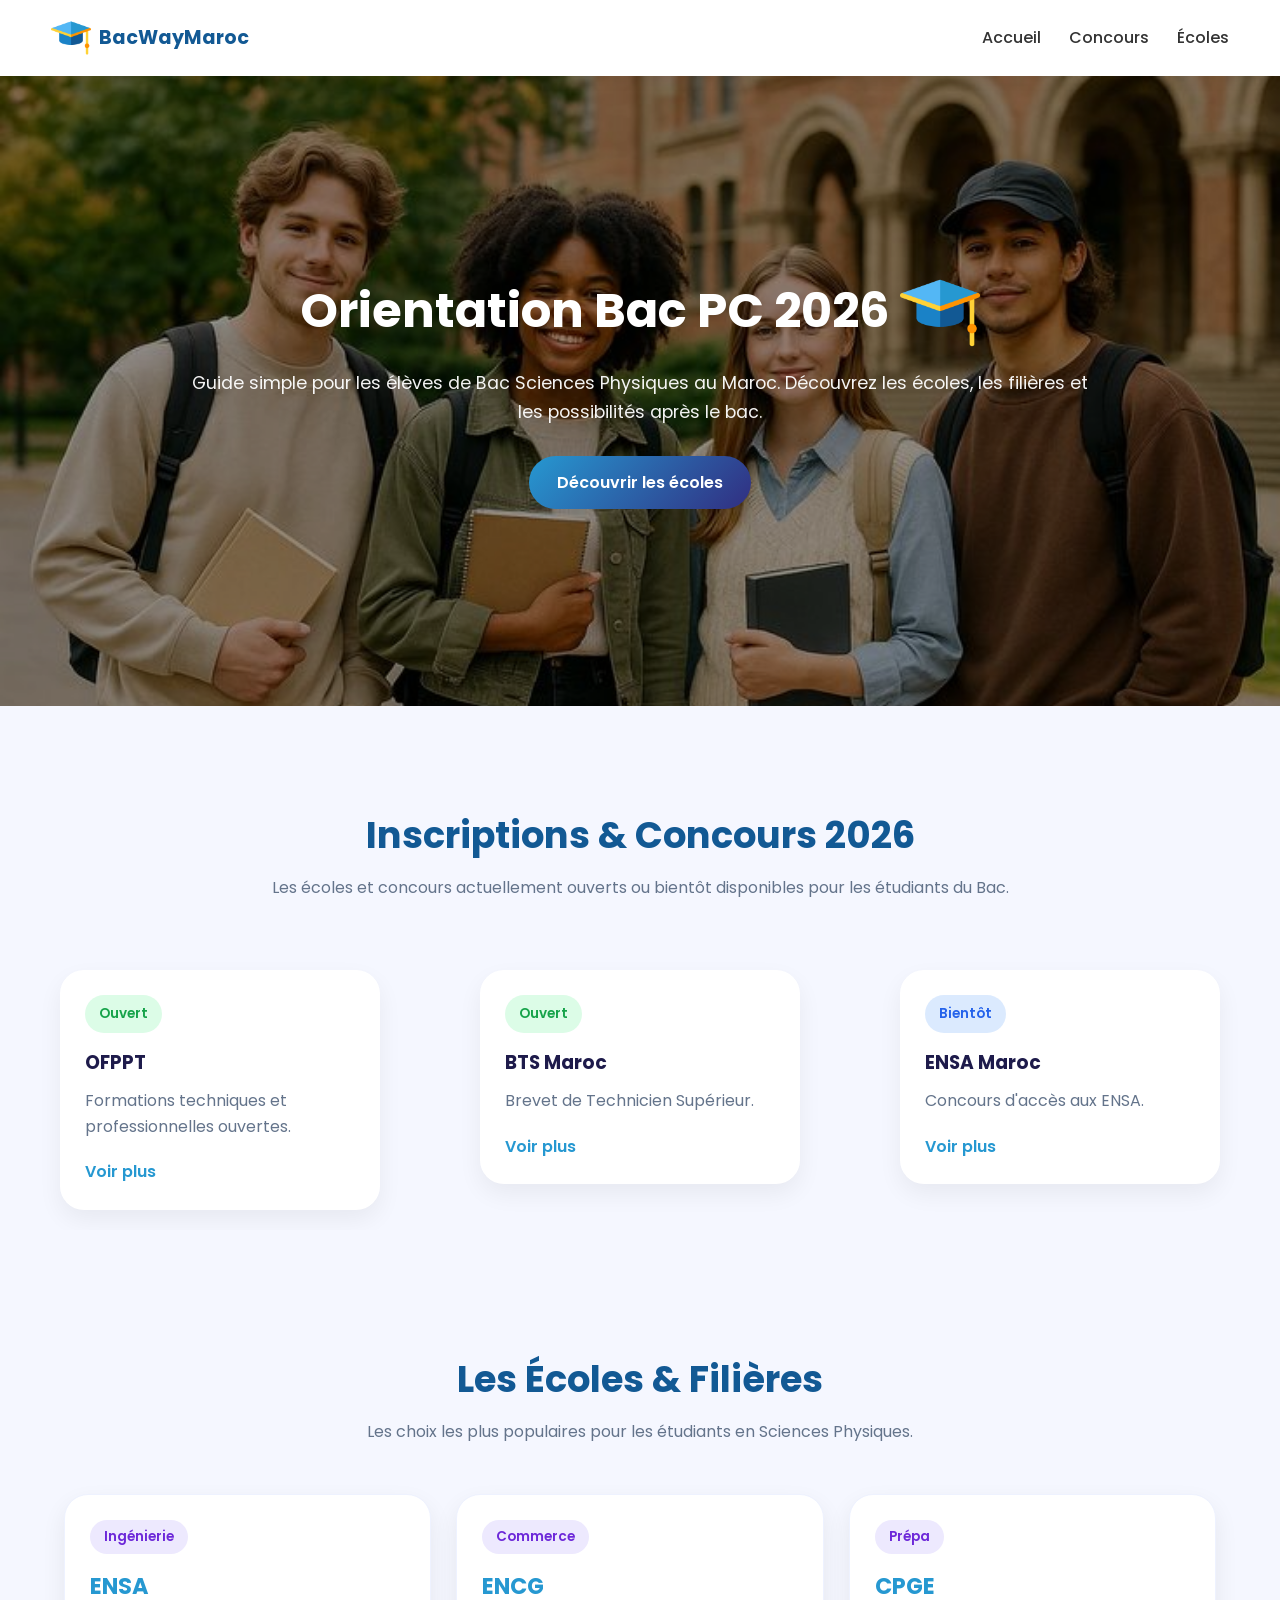
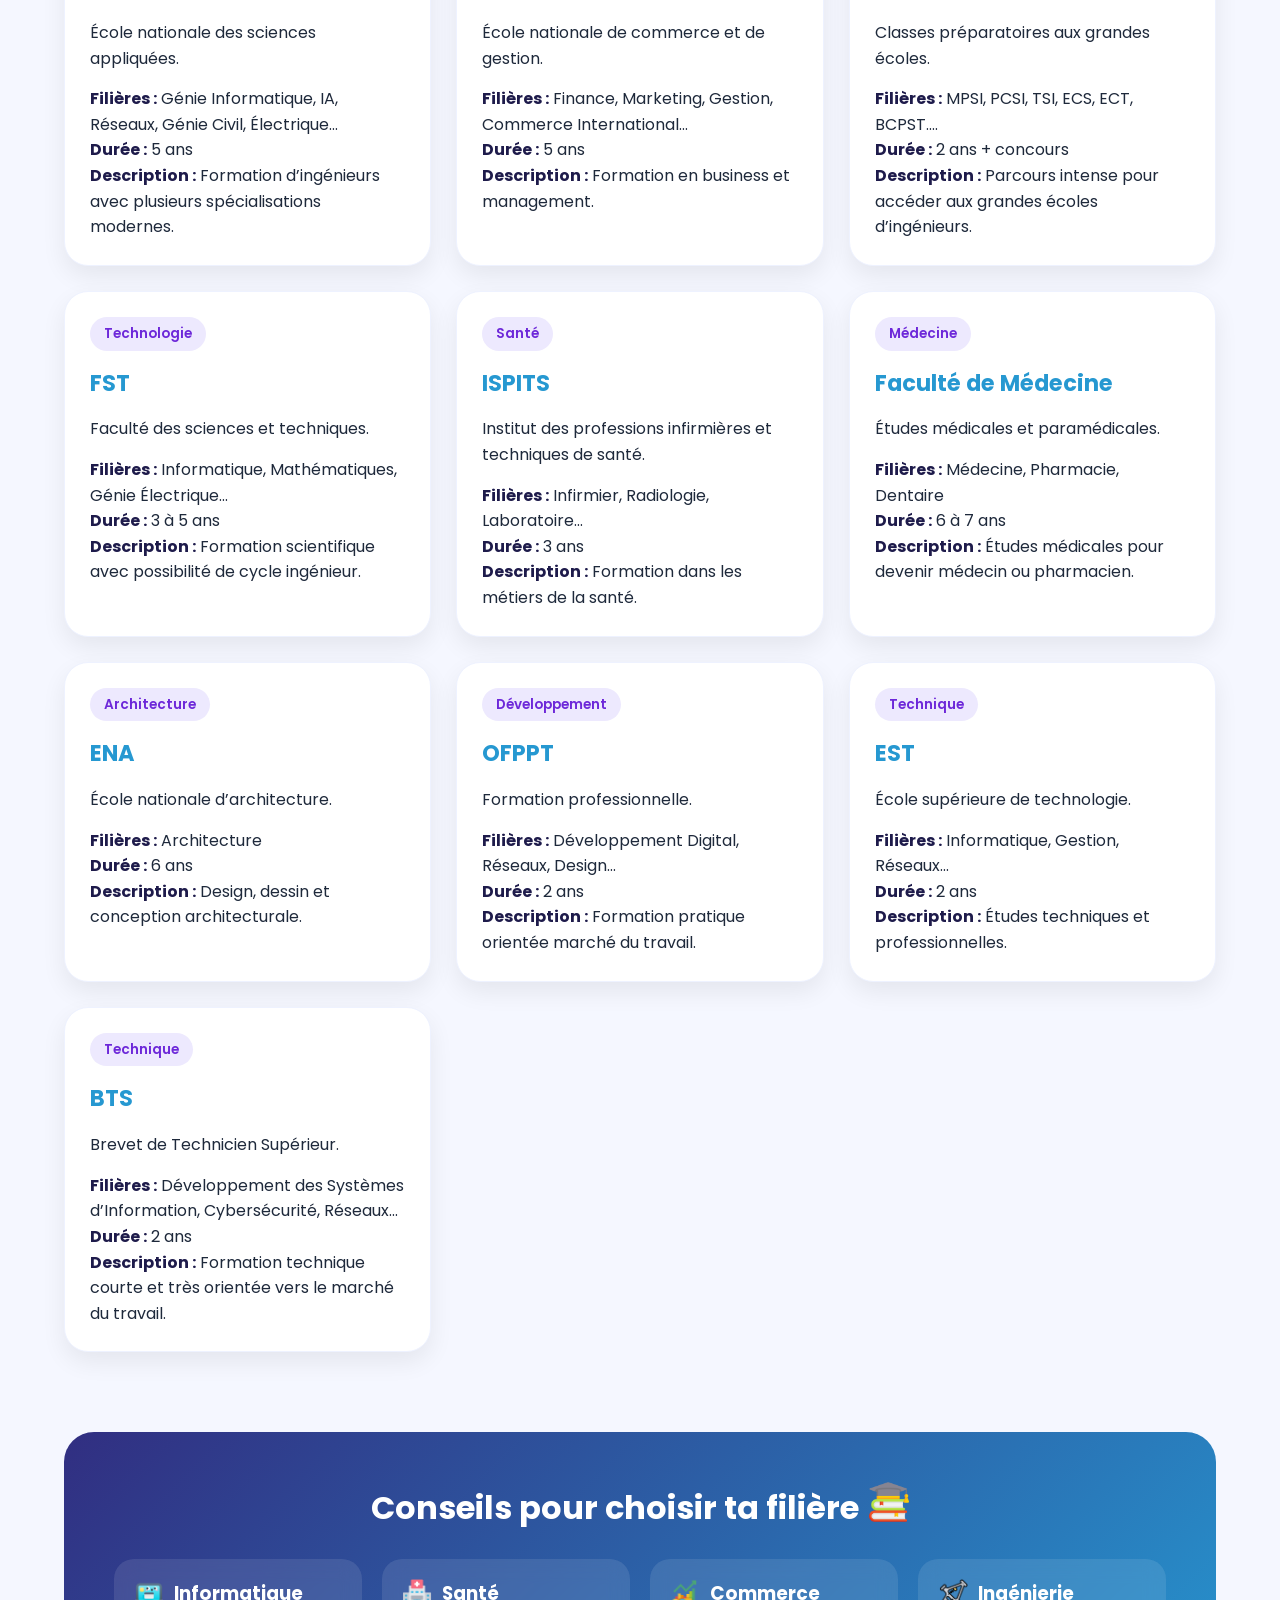
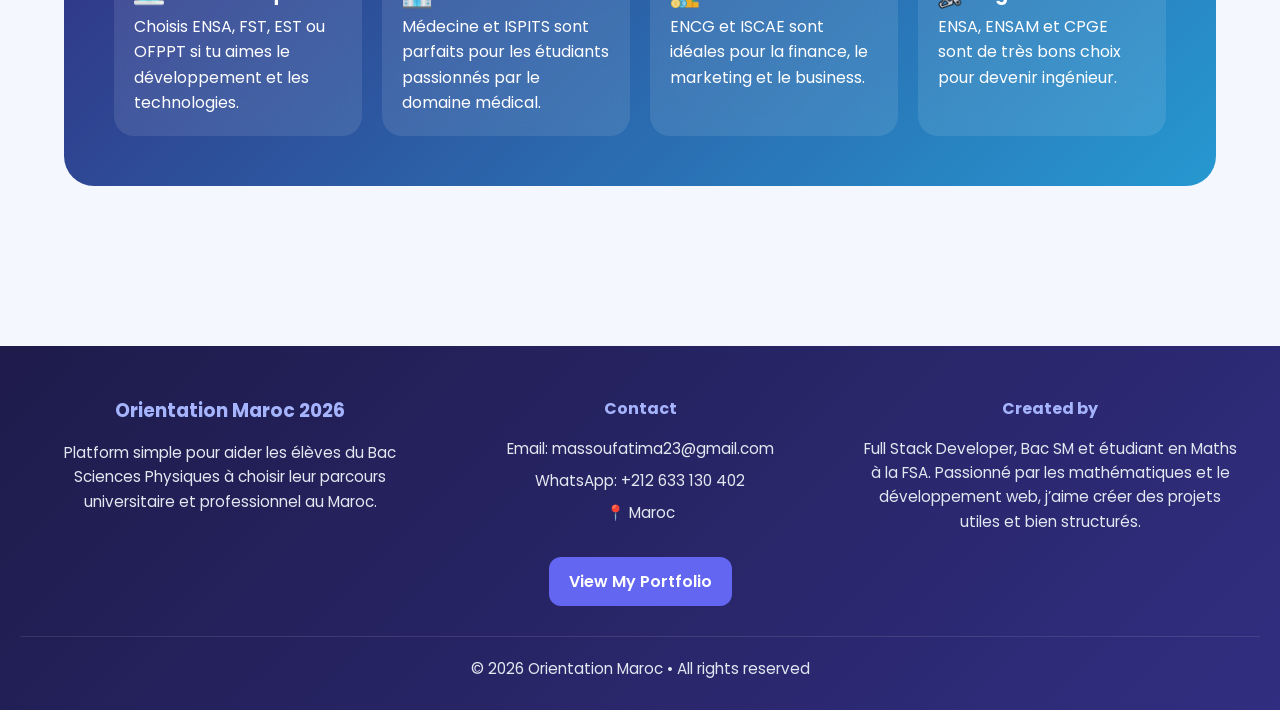
<file: index.html>
<!DOCTYPE html>
<html lang="fr">
<head>
    <meta charset="UTF-8" />
    <meta name="viewport" content="width=device-width, initial-scale=1.0" />
    <link rel="shortcut icon" href="mortarboard.png" type="image/x-icon">
    <title>Orientation Bac PC 2026</title>
    <link rel="preconnect" href="https://fonts.googleapis.com">
    <link rel="preconnect" href="https://fonts.gstatic.com" crossorigin>
    <link rel="stylesheet" href="https://cdn.jsdelivr.net/npm/swiper@11/swiper-bundle.min.css"/>
    <link href="https://fonts.googleapis.com/css2?family=Poppins:wght@300;400;500;600;700&display=swap" rel="stylesheet">
    <link rel="stylesheet" href="style.css" />
</head>
<body>

  <nav class="navbar">
    <div class="logo">
      <a href="#">
        <img src="mortarboard.png" alt="Mortarboard" class="logo-img">
        <h4 class="logo-text">BacWayMaroc</h4>
      </a>
    </div>

    <ul class="nav-links">
      <li><a href="#">Accueil</a></li>
      <li><a href="#concours">Concours</a></li>
      <li><a href="#schools">Écoles</a></li>
    </ul>

    <div class="menu-btn" id="menu-btn">
      ☰
    </div>
  </nav>
  <header>
    <div class="cover"></div>
    <div class="hero">
     <div class="flex" style="display: flex;  justify-content: center;">
        <h1>Orientation Bac PC 2026</h1>
        <img src="mortarboard.png" alt="Mortarboard" class="mortarboard">
     </div>
      <p>
        Guide simple pour les élèves de Bac Sciences Physiques au Maroc.
        Découvrez les écoles, les filières et les possibilités après le bac.
      </p>
      <a href="#schools">Découvrir les écoles</a>
    </div>
  </header>

  <section class="open-section" id="concours">

    <div class="section-title">
      <h2>Inscriptions & Concours 2026</h2>
      <p>Les écoles et concours actuellement ouverts ou bientôt disponibles pour les étudiants du Bac.</p>
    </div>

    <div class="swiper mySwiper">
      <div class="swiper-wrapper">

        <!-- OPEN FIRST -->
        <div class="swiper-slide">
          <div class="open-card">
            <span class="status urgent">Ouvert</span>
            <h3>OFPPT</h3>
            <p>Formations techniques et professionnelles ouvertes.</p>

            <a href="https://www.ofppt.ma/" target="_blank">
              Voir plus
            </a>
          </div>
        </div>

        <div class="swiper-slide">
          <div class="open-card">
            <span class="status urgent">Ouvert</span>
            <h3>BTS Maroc</h3>
            <p>Brevet de Technicien Supérieur.</p>

            <a href="https://www.e-bts.men.gov.ma/" target="_blank">
              Voir plus
            </a>
          </div>
        </div>

        <!-- BIENTÔT -->
        <div class="swiper-slide">
          <div class="open-card">
            <span class="status open">Bientôt</span>
            <h3>ENSA Maroc</h3>
            <p>Concours d'accès aux ENSA.</p>

            <a href="https://www.cursussup.gov.ma/" target="_blank">
              Voir plus
            </a>
          </div>
        </div>

        <div class="swiper-slide">
          <div class="open-card">
            <span class="status open">Bientôt</span>
            <h3>ENCG Maroc</h3>
            <p>Concours TAFEM.</p>

            <a href="https://www.cursussup.gov.ma/" target="_blank">
              Voir plus
            </a>
          </div>
        </div>

      </div>
    </div>
  </section>

  <section class="container" id="schools">
    <div class="section-title">
      <h2>Les Écoles & Filières</h2>
      <p>Les choix les plus populaires pour les étudiants en Sciences Physiques.</p>
    </div>

    <div class="cards">

      <div class="card">
        <span class="badge">Ingénierie</span>
        <h3>ENSA</h3>
        <p>
          École nationale des sciences appliquées.
        </p>

        <div class="info">
          <p><strong>Filières :</strong> Génie Informatique, IA, Réseaux, Génie Civil, Électrique...</p>
          <p><strong>Durée :</strong> 5 ans</p>
          <p><strong>Description :</strong> Formation d’ingénieurs avec plusieurs spécialisations modernes.</p>
        </div>
      </div>

      <div class="card">
        <span class="badge">Commerce</span>
        <h3>ENCG</h3>
        <p>
          École nationale de commerce et de gestion.
        </p>

        <div class="info">
          <p><strong>Filières :</strong> Finance, Marketing, Gestion, Commerce International...</p>
          <p><strong>Durée :</strong> 5 ans</p>
          <p><strong>Description :</strong> Formation en business et management.</p>
        </div>
      </div>

      <div class="card">
        <span class="badge">Prépa</span>
        <h3>CPGE</h3>
        <p>
          Classes préparatoires aux grandes écoles.
        </p>

        <div class="info">
          <p><strong>Filières :</strong> MPSI, PCSI, TSI, ECS, ECT, BCPST....</p>
          <p><strong>Durée :</strong> 2 ans + concours</p>
          <p><strong>Description :</strong> Parcours intense pour accéder aux grandes écoles d’ingénieurs.</p>
        </div>
      </div>

      <div class="card">
        <span class="badge">Technologie</span>
        <h3>FST</h3>
        <p>
          Faculté des sciences et techniques.
        </p>

        <div class="info">
          <p><strong>Filières :</strong> Informatique, Mathématiques, Génie Électrique...</p>
          <p><strong>Durée :</strong> 3 à 5 ans</p>
          <p><strong>Description :</strong> Formation scientifique avec possibilité de cycle ingénieur.</p>
        </div>
      </div>

      <div class="card">
        <span class="badge">Santé</span>
        <h3>ISPITS</h3>
        <p>
          Institut des professions infirmières et techniques de santé.
        </p>

        <div class="info">
          <p><strong>Filières :</strong> Infirmier, Radiologie, Laboratoire...</p>
          <p><strong>Durée :</strong> 3 ans</p>
          <p><strong>Description :</strong> Formation dans les métiers de la santé.</p>
        </div>
      </div>

      <div class="card">
        <span class="badge">Médecine</span>
        <h3>Faculté de Médecine</h3>
        <p>
          Études médicales et paramédicales.
        </p>

        <div class="info">
          <p><strong>Filières :</strong> Médecine, Pharmacie, Dentaire</p>
          <p><strong>Durée :</strong> 6 à 7 ans</p>
          <p><strong>Description :</strong> Études médicales pour devenir médecin ou pharmacien.</p>
        </div>
      </div>

      <div class="card">
        <span class="badge">Architecture</span>
        <h3>ENA</h3>
        <p>
          École nationale d’architecture.
        </p>

        <div class="info">
          <p><strong>Filières :</strong> Architecture</p>
          <p><strong>Durée :</strong> 6 ans</p>
          <p><strong>Description :</strong> Design, dessin et conception architecturale.</p>
        </div>
      </div>

      <div class="card">
        <span class="badge">Développement</span>
        <h3>OFPPT</h3>
        <p>
          Formation professionnelle.
        </p>

        <div class="info">
          <p><strong>Filières :</strong> Développement Digital, Réseaux, Design...</p>
          <p><strong>Durée :</strong> 2 ans</p>
          <p><strong>Description :</strong> Formation pratique orientée marché du travail.</p>
        </div>
      </div>

      <div class="card">
        <span class="badge">Technique</span>
        <h3>EST</h3>
        <p>
          École supérieure de technologie.
        </p>

        <div class="info">
          <p><strong>Filières :</strong> Informatique, Gestion, Réseaux...</p>
          <p><strong>Durée :</strong> 2 ans</p>
          <p><strong>Description :</strong> Études techniques et professionnelles.</p>
        </div>
      </div>

      <div class="card" data-city="Multiple" data-category="Technologie">
          <span class="badge">Technique</span>
          <h3>BTS</h3>
          <p>
              Brevet de Technicien Supérieur.
          </p>
  
          <div class="info">
              <p><strong>Filières :</strong> Développement des Systèmes d’Information, Cybersécurité, Réseaux...</p>
              <p><strong>Durée :</strong> 2 ans</p>
              <p><strong>Description :</strong> Formation technique courte et très orientée vers le marché du travail.</p>
          </div>
      </div>

    </div>


    <div class="tips">
        <div class="flex" style="display: flex;  justify-content: center;">
            <h2>Conseils pour choisir ta filière</h2>
            <img src="education.png" alt="Education" class="education">
        </div>

      <div class="tips-grid">
        <div class="tip-box">
            <div class="flex" style="display: flex;margin-bottom: 5px;">
                <img src="computer.png" alt="Computer" class="computer">
                <h3>Informatique</h3>
            </div>
            <p>
            Choisis ENSA, FST, EST ou OFPPT si tu aimes le développement et les technologies.
            </p>
        </div>

        <div class="tip-box">
            <div class="flex" style="display: flex;margin-bottom: 5px;">
                <img src="hospital-building.png" alt="Hospital" class="computer">
                <h3>Santé</h3>
            </div>
            <p>
            Médecine et ISPITS sont parfaits pour les étudiants passionnés par le domaine médical.
            </p>
        </div>

        <div class="tip-box">
            <div class="flex" style="display: flex;margin-bottom: 5px;">
                <img src="exchange-rate.png" alt="Exchange" class="computer">
                <h3>Commerce</h3>
            </div>
            <p>
            ENCG et ISCAE sont idéales pour la finance, le marketing et le business.
            </p>
        </div>

        <div class="tip-box">
          <div class="flex" style="display: flex;margin-bottom: 5px;">
            <img src="frame.png" alt="frame" class="computer">
            <h3>Ingénierie</h3>
          </div>
          <p>
            ENSA, ENSAM et CPGE sont de très bons choix pour devenir ingénieur.
          </p>
        </div>
      </div>
    </div>
  </section>

    <footer class="footer">
        <div class="footer-container">

            <div class="footer-about">
            <h3>Orientation Maroc 2026</h3>
            <p>
                Platform simple pour aider les élèves du Bac Sciences Physiques à choisir leur parcours universitaire et professionnel au Maroc.
            </p>
            </div>

            <div class="footer-links">
              <h4>Contact</h4>
              <p>Email: massoufatima23@gmail.com</p>
              <p>WhatsApp: +212 633 130 402</p>
              <p>📍 Maroc</p>
            </div>
            <div class="footer-creator">
              <h4>Created by</h4>
              <p>Full Stack Developer, Bac SM et étudiant en Maths à la FSA. Passionné par les mathématiques et le développement web, j’aime créer des projets utiles et bien structurés.</p>
            </div>
          </div>
          
          <a href="https://fatimamassou.netlify.app/" target="_blank" class="portfolio-btn">
            View My Portfolio
          </a>

        <div class="footer-bottom">
            <p>© 2026 Orientation Maroc • All rights reserved</p>
          </div>
        </footer>
        
        <div class="popup" id="popup">
          <div class="popup-content">
      <button class="close-btn" onclick="closePopup()">✕</button>
      <h2 id="popupTitle"></h2>
      <p id="popupDescription"></p>
      <div class="popup-info">
        <p><strong>Filières :</strong> <span id="popupFilieres"></span></p>
        <p><strong>Durée :</strong> <span id="popupDuree"></span></p>
        <p><strong>Niveau conseillé :</strong> <span id="popupNiveau"></span></p>
      </div>
    </div>
  </div>
  <script src="main.js"></script>
  <script src="https://cdn.jsdelivr.net/npm/swiper@11/swiper-bundle.min.js"></script>
  <script>
    const swiper = new Swiper(".mySwiper", {
      loop: true,
      spaceBetween: 20,

      autoplay: {
        delay: 2500,
        disableOnInteraction: false,
      },

      breakpoints: {
        0: {
          slidesPerView: 1,
        },

        768: {
          slidesPerView: 2,
        },

        1024: {
          slidesPerView: 3,
        },
      },
    });

  </script>
</body>
</html>
</file>
<file: style.css>
*{
  margin:0;
  padding:0;
  box-sizing:border-box;
  font-family:'Poppins',sans-serif;
}

body{
  background:#f5f7ff;
  color:#1e293b;
  line-height:1.6;
}

header{
  min-height:70vh;
  background-image: url(bg2.jfif);
  background-size: cover;
  background-repeat: no-repeat;
  color:white;
  display:flex;
  align-items:center;
  justify-content:center;
  text-align:center;
  padding:40px 20px;
  position:relative;
  overflow:hidden;
}

.navbar {
  width: 100%;
  padding: 18px 4%;
  display: flex;
  justify-content: space-between;
  align-items: center;
  background: white;
  position: sticky;
  top: 0;
  z-index: 1000;
  box-shadow: 0 4px 15px rgba(0,0,0,0.05);
}

.logo-img {
  width: 40px;
  height: 40px;
}

.logo-text {
  color: rgb(18, 89, 148);
  font-weight: 700;
  font-size: 1.2rem;
}

.logo a {
  text-decoration: none;
  font-size: 1.4rem;
  font-weight: 700;
  color: #3b2213;
  display: flex;
  align-items: center;
  gap: 8px;
}

.nav-links {
  display: flex;
  list-style: none;
  gap: 28px;
}

.nav-links a {
  text-decoration: none;
  color: #333;
  font-weight: 500;
  transition: 0.3s;
}

.nav-links a:hover {
  color: #ff9300;
}

.menu-btn {
  display: none;
  font-size: 1.8rem;
  cursor: pointer;
}

.cover {
  position: absolute;
  inset: 0;
  background: rgba(0, 0, 0, 0.4);
  z-index: 1;
}

.hero{
  position:relative;
  z-index:2;
  max-width:900px;
}

.hero h1{
  font-size:3rem;
  margin-bottom:20px;
  font-weight:700;
}

.hero p{
  font-size:1.1rem;
  opacity:0.95;
  margin-bottom:30px;
}

.hero a{
  text-decoration:none;
  color:white;
  background:linear-gradient(135deg,#2698d1,rgb(49, 46, 129));
  padding:14px 28px;
  border-radius:50px;
  font-weight:600;
  transition:0.3s;
  display:inline-block;
}

.hero a:hover{
  transform:translateY(-3px);
  box-shadow:0 10px 20px rgba(0,0,0,0.2);
}

.open-section{
  padding:40px 20px;
  padding-top: 100px;
}

.mySwiper {
  width: 100%;
  padding: 20px 0;
}

.swiper-slide {
  display: flex;
  justify-content: center;
}

.open-card {
  width: 320px;
}

.open-card{
  background:white;
  padding:25px;
  border-radius:24px;
  box-shadow:0 10px 25px rgba(0,0,0,0.06);
  transition:0.3s;
  position:relative;
}

.open-card:hover{
  transform:translateY(-8px);
}

.status{
  display:inline-block;
  padding:8px 14px;
  border-radius:50px;
  font-size:0.85rem;
  font-weight:600;
  margin-bottom:15px;
}

.status.open{
  background:#dbeafe;
  color:#2563eb;
}

.status.urgent{
  background:#dcfce7;
  color:#16a34a;
}

.open-card h3{
  margin-bottom:10px;
  color:#1e1b4b;
}

.open-card p{
  color:#64748b;
  margin-bottom:20px;
}

.open-card a{
  text-decoration:none;
  color:#2698d1;
  font-weight:600;
}

.container{
  width:90%;
  max-width:1200px;
  margin:auto;
  padding:80px 0;
}

.section-title{
  text-align:center;
  margin-bottom:50px;
}

.section-title h2{
  font-size:2.3rem;
  color:#125994;
  margin-bottom:10px;
}

.section-title p{
  color:#64748b;
}

.cards{
  display:grid;
  grid-template-columns:repeat(auto-fit,minmax(280px,1fr));
  gap:25px;
}

.card{
  background:white;
  padding:25px;
  border-radius:24px;
  box-shadow:0 10px 25px rgba(0,0,0,0.07);
  transition:0.3s;
  border:1px solid #eef2ff;
}

.card:hover{
  transform:translateY(-8px);
}

.card h3{
  color:#2698d1;
  margin-bottom:15px;
  font-size:1.4rem;
}

.badge{
  display:inline-block;
  padding:6px 14px;
  background:#ede9fe;
  color:#6d28d9;
  border-radius:50px;
  font-size:0.85rem;
  margin-bottom:15px;
  font-weight:600;
}

.info{
  margin-top:15px;
}

.info strong{
  color:#1e1b4b;
}

.tips{
  margin-top:80px;
  background:linear-gradient(135deg,#312e81,#2698d1);
  color:white;
  padding:50px;
  border-radius:30px;
}

.tips h2{
  margin-bottom:25px;
  font-size:2rem;
}

.tips-grid{
  display:grid;
  grid-template-columns:repeat(auto-fit,minmax(220px,1fr));
  gap:20px;
}

.mortarboard{
    width: 80px;
    height: 80px;
    margin-left: 10px;
}

.education{
    width: 40px;
    height: 40px;
    margin-left: 10px;
}

.computer{
    width: 30px;
    height: 30px;
    margin-right: 10px;
}
.tip-box{
  background:rgba(255,255,255,0.1);
  padding:20px;
  border-radius:20px;
  backdrop-filter:blur(10px);
}

footer{
  text-align:center;
  padding:30px;
  background:#1e1b4b;
  color:white;
  margin-top:60px;
}

.footer{
    background: linear-gradient(135deg,#1e1b4b,#312e81);
    color:white;
    margin-top:80px;
    padding:50px 20px 20px;
}

.footer-container{
    display:grid;
    grid-template-columns:repeat(auto-fit,minmax(250px,1fr));
    gap:30px;
    max-width:1200px;
    margin:auto;
}

.footer h3, .footer h4{
    margin-bottom:15px;
    color:#a5b4fc;
}

.footer p{
    color:#e2e8f0;
    margin-bottom:8px;
    font-size:0.95rem;
}

.footer-bottom{
    text-align:center;
    margin-top:30px;
    padding-top:20px;
    border-top:1px solid rgba(255,255,255,0.1);
    font-size:0.9rem;
    color:#c7d2fe;
}

  .popup{
  position:fixed;
  inset:0;
  background:rgba(0,0,0,0.6);
  display:flex;
  align-items:center;
  justify-content:center;
  opacity:0;
  visibility:hidden;
  transition:0.3s;
  z-index:999;
  padding:20px;
}

.popup.show{
  opacity:1;
  visibility:visible;
}

.popup-content{
  background:white;
  width:100%;
  max-width:850px;
  border-radius:28px;
  padding:35px;
  position:relative;
  animation:popupAnim 0.3s ease;
}

@keyframes popupAnim{
  from{
    transform:translateY(20px) scale(0.95);
    opacity:0;
  }
  to{
    transform:translateY(0) scale(1);
    opacity:1;
  }
}

.popup-content h2{
  color:#2698d1;
  margin-bottom:15px;
}

.popup-content p{
  margin-bottom:12px;
  color:#475569;
}

.popup-info{
  margin-top:20px;
  background:#f5f7ff;
  padding:20px;
  border-radius:18px;
}

.close-btn{
  position:absolute;
  top:15px;
  right:15px;
  border:none;
  background:#ede9fe;
  color:#2698d1;
  width:40px;
  height:40px;
  border-radius:50%;
  font-size:1rem;
  cursor:pointer;
  transition:0.3s;
}

.close-btn:hover{
  background:#2698d1;
  color:white;
}

.portfolio-btn{
  display:inline-block;
  margin-top:15px;
  padding:12px 20px;
  background:#6366f1;
  color:white;
  text-decoration:none;
  border-radius:12px;
  transition:0.3s;
  font-weight:600;
}

.portfolio-btn:hover{
  background:#2698d1;
  transform:translateY(-3px);
}

@media(max-width:768px){
  .hero h1{
    font-size:2.2rem;
  }

  .hero p{
    font-size:1rem;
  }

  .tips{
    padding:30px 20px;
  }

  .popup-content{
    padding:15px;
    padding-top: 20px;
    overflow: auto;
    height: stretch;
  }

  .nav-links {
    position: absolute;
    top: 80px;
    right: -100%;
    width: 220px;
    height: auto;
    background: white;
    flex-direction: column;
    padding: 20px;
    border-radius: 12px;
    box-shadow: 0 5px 20px rgba(0,0,0,0.1);
    transition: 0.3s;
  }

  .nav-links.active {
    right: 20px;
  }

  .menu-btn {
    display: block;
  }
}
</file>
